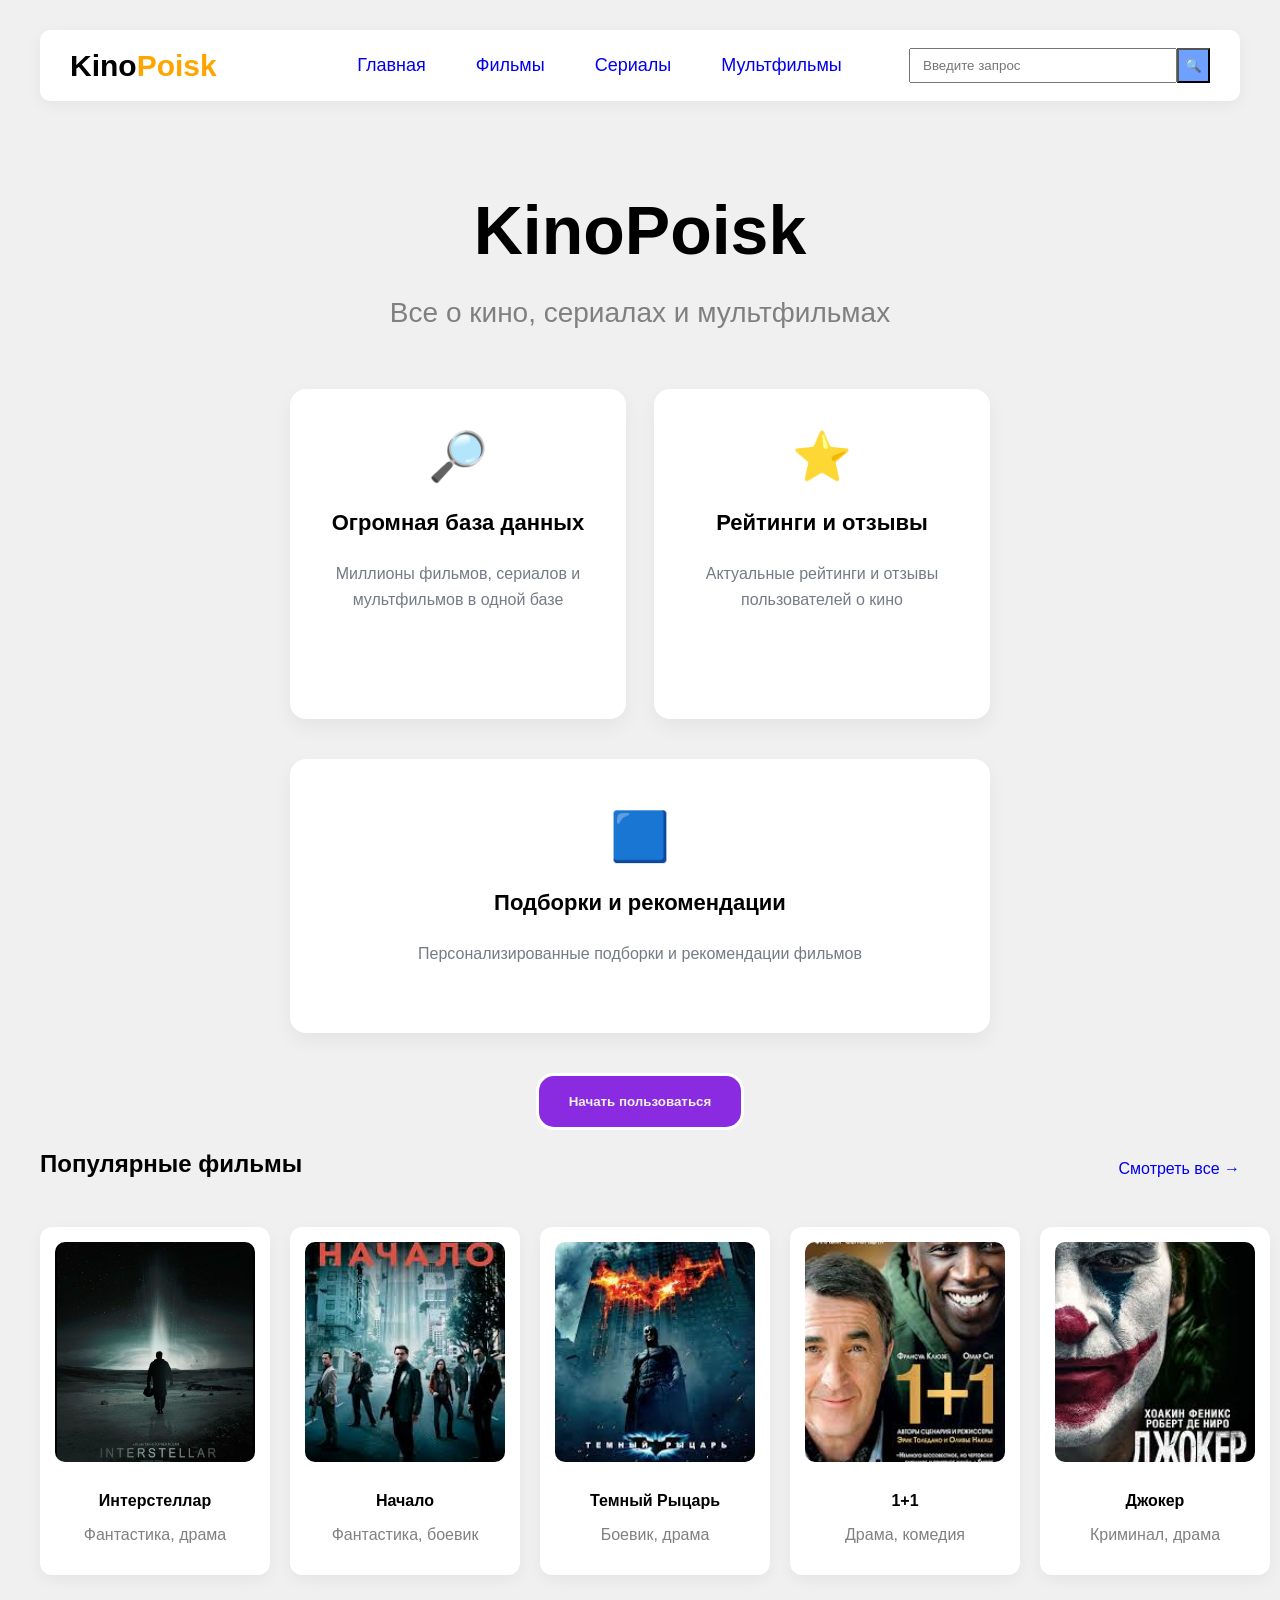
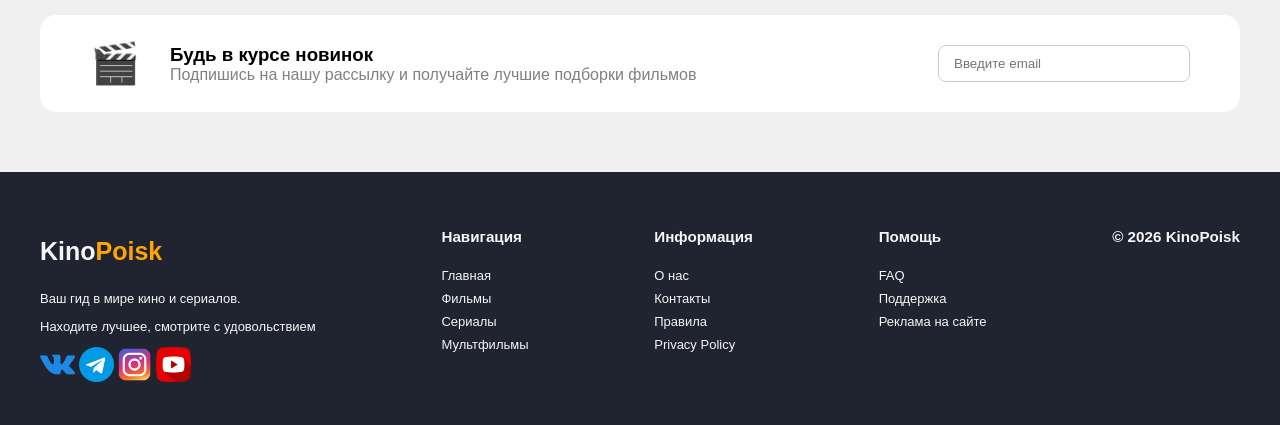
<file: index.html>
<!DOCTYPE html>
<html lang="en">
<head>
    <meta charset="UTF-8">
    <meta name="viewport" content="width=device-width, initial-scale=1.0">
    <title>Site for practice</title>
    <link rel="stylesheet" href="style.css">
 </head>

 <body>
<div class="container">
   <div class="header"> 
     <div class="navbar"> 
         <div class="header-logo">
            Kino<span>Poisk</span>
        </div>
        <div class="header-menu">
            <a href="#">Главная</a>
            <a href="Films.html">Фильмы</a>
            <a href="#">Сериалы</a>
            <a href="#">Мультфильмы</a>
        </div>

        <div class="input">
            <input type="text" class="search" placeholder="Введите запрос">
            <button class="searcher">🔍</button>
        </div>
      </div>
    </div>
    <div class="main">
        <div class="main-text">
            <h1>KinoPoisk</h1>
        </div>
        <div class="second-text">
            <p>Все о кино, сериалах и мультфильмах</p>
        </div>
    </div>
    <div class="content">
      <div class="card">
        <div class="card-row">
        <div class="shadow1">
            <div class="icon">🔎</div>
            <h2>Огромная база данных</h2>
            <p>Миллионы фильмов, сериалов и мультфильмов в одной базе</p>
        </div>
        <div class="shadow2">
            <div class="icon">⭐</div>
            <h2>Рейтинги и отзывы</h2>
            <p>Актуальные рейтинги и отзывы пользователей о кино</p>
        </div>
      </div>
      </div>

      <div class="width-card">
        <div class="width-row">
          <div class="width">
            <div class="width-icon">🟦</div>
            <h2>Подборки и рекомендации</h2>
            <p>Персонализированные подборки и рекомендации фильмов</p>
          </div>
        </div>
      </div>
    </div>
    <div class="button">
      <button class="btn"><span>Начать пользоваться</span></button>
    </div>

    <div class="pod-text">
      <h2> Популярные фильмы</h2>
      <div class="strelka"> 
      <a href="#">Смотреть все →</a>
      </div>
    </div>


    <div class="recommendation">
      <div class="cards">
    <div class="movie-card">
       <a href="#"><img src="img/interstellar.jpg">
       <h3>Интерстеллар</h3>
        <p>Фантастика, драма</p></a>
    </div>

    <div class="movie-card">
        <a href=""><img src="img/Nachalo.jpg">
        <h3>Начало</h3>
        <p>Фантастика, боевик</p></a>
    </div>

    <div class="movie-card">
        <a href=""><img src="img/Temniy.jpg">
        <h3>Темный Рыцарь</h3>
        <p>Боевик, драма</p></a>
    </div>

    <div class="movie-card">
        <a href=""><img src="img/1+1.jpg">
        <h3>1+1</h3>
        <p>Драма, комедия</p></a>
    </div>

    <div class="movie-card">
        <a href=""><img src="img/djoker.jpg">
        <h3>Джокер</h3>
        <p>Криминал, драма</p></a>
    </div>
    </div>
    </div>
      <div class="email">
        <div class="email-left">
          <div class="movie-icon">🎬</div> 
        <div class="email-text">
          <h3>Будь в курсе новинок</h3>
          <p>Подпишись на нашу рассылку и получайте лучшие подборки фильмов</p></div>
        </div>
        <input class="email-input" name="" id="" placeholder="Введите email">
      </div>
</div>
<footer class="footer">
  <div class="footer-container">
    <div class="footer-col">
      <h3>Kino<span>Poisk</span></h3>
      <p>Ваш гид в мире кино и сериалов.</p>
      <p>Находите лучшее, смотрите с удовольствием</p>
      <div class="footer-icon">
        <a href="#"><img src="img/free-icon-vk-733583.png" alt=""></a>
        <a href="#"><img src="img/free-icon-telegram-2111646.png" alt=""></a>
        <a href="https://www.instagram.com/niyazbekuly_/"><img src="img/free-icon-instagram-15713420.png" alt=""></a>
        <a href="#"><img src="img/free-icon-youtube-3938037.png" alt=""></a>
      </div>
    </div>
    <div class="footer-col1">
      <h3> Навигация</h3>
      <a href="#">Главная</a>
      <a href="#">Фильмы</a>
      <a href="#">Сериалы</a>
      <a href="#">Мультфильмы</a>
    </div>
        <div class="footer-col2">
      <h3>Информация</h3>
      <a href="#">О нас</a>
      <a href="#">Контакты</a>
      <a href="#">Правила</a>
      <a href="#">Privacy Policy</a>
    </div>
        <div class="footer-col3">
      <h3>Помощь</h3>
      <a href="#">FAQ</a>
      <a href="#">Поддержка</a>
      <a href="#">Реклама на сайте</a>
    </div>
        <div class="footer-col4">
      <h3>© 2026 KinoPoisk</h3>
    </div>
  </div>
</footer>
 </body>
</html>
</file>
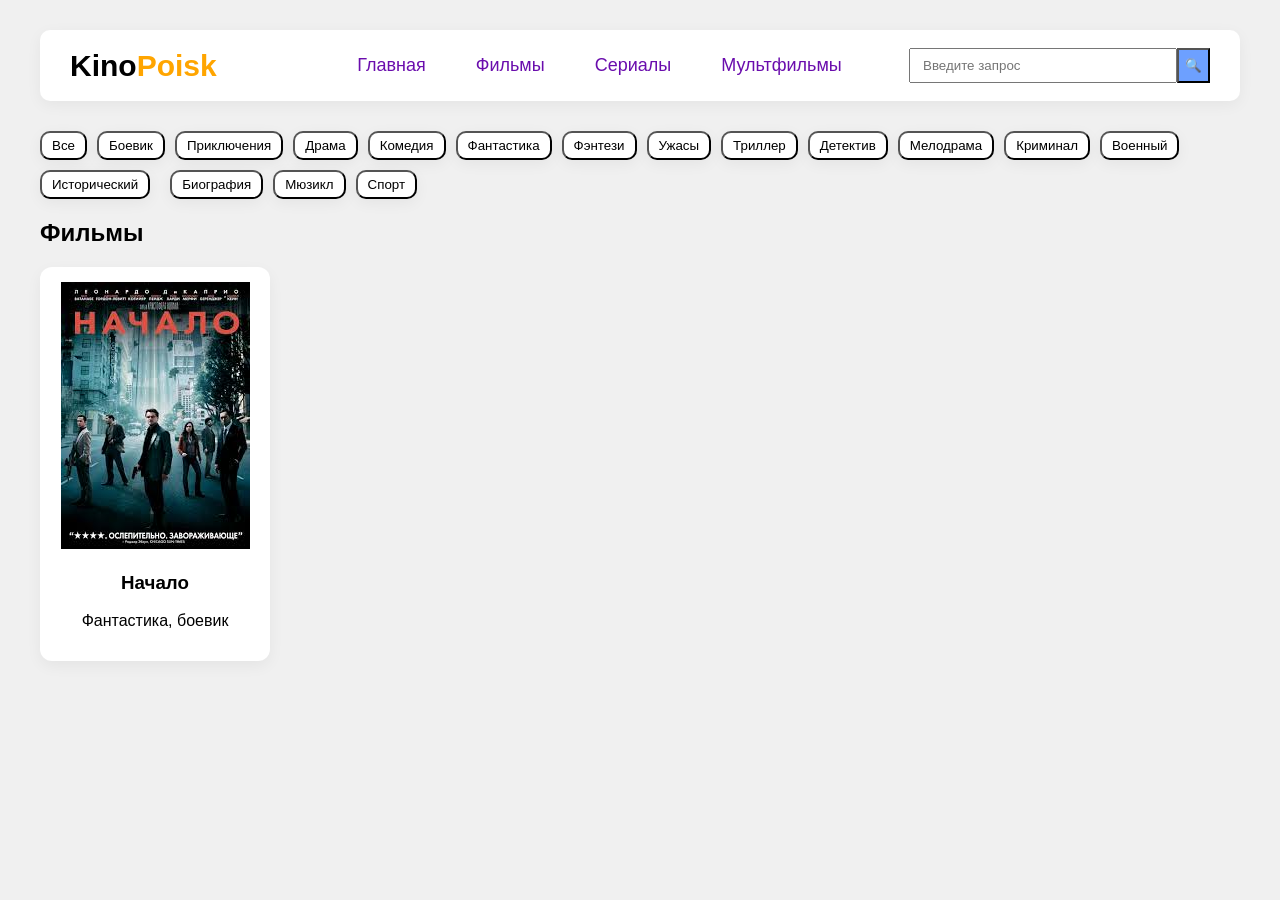
<file: Films.html>
<!DOCTYPE html>
<html lang="en">
<head>
    <meta charset="UTF-8">
    <meta name="viewport" content="width=device-width, initial-scale=1.0">
    <title>Site for practice</title>
    <link rel="stylesheet" href="films.css">
 </head>

 <body>
<div class="container">
   <div class="header"> 
     <div class="navbar"> 
         
        <div class="header-logo">
            Kino<span>Poisk</span>
        </div>

        <div class="header-menu">
            <a href="index.html">Главная</a>
            <a href="#">Фильмы</a>
            <a href="#">Сериалы</a>
            <a href="#">Мультфильмы</a>
        </div>

        <div class="input">
            <input type="text" class="search" placeholder="Введите запрос">
            <button class="searcher">🔍</button>
        </div>

     </div>
   </div>
   <div class="janr">
    <button>Все</button>
    <button>Боевик</button>
    <button>Приключения</button>
    <button>Драма</button>
    <button>Комедия</button>
    <button>Фантастика</button>
    <button>Фэнтези</button>
    <button>Ужасы</button>
    <button>Триллер</button>
    <button>Детектив</button>
    <button>Мелодрама</button>
    <button>Криминал</button>
    <button>Военный</button>
    <button>Исторический</button>
    <br>
    <button>Биография</button>
    <button>Мюзикл</button>
    <button>Спорт</button>
   </div>
   
<div class="main-films">
    <h2>Фильмы</h2>
    <div class="film-cards">
        <a href=""><img src="img/Nachalo.jpg">
        <h3>Начало</h3>
        <p>Фантастика, боевик</p></a>
    </div>
</div>

</div>    
 </body>
</file>
<file: style.css>
body {
    margin: 0;
    background-color: #f0f0f0;
    font-family: Arial, sans-serif;
}

.container {
    width: 1200px;
    max-width: 95%;
    margin: 30px auto 0;
    padding: 0 20px;
}
/*header-start*/
span {
    color: orange;
}

.navbar {
    background: white; /*Задает белый фон блоку*/
    border-radius: 10px;  /*Закругляет углы, 10пх = мягкие, современные углы*/
    padding: 18px 30px;  /*Внутренние отступы. 18пх - сверху и снизу, 30пх - слева и справа*/
    display: flex;  /*Включает флексбокс, все элементы внутри становятся в одну линию*/
    align-items: center;  /*Выравнивает элементы по вертикали*/
    justify-content: space-between;  /*Раскидывает элементы по горизотали*/
    box-shadow: 0 4px 15px rgba(0, 0, 0, 0.05);  /*Добавляет тень:
    0 - смещение по Х(влево/вправо)
    4пх - вниз
    15пх - размытие
    rgba(0,0,0,0.15) - цвет*/
}

.header-logo {
    font-size: 30px;
    font-weight: bold;
    min-width: 220px; /*Минимальная ширина элемента, элемент не станет уже, чем я указал*/
}

.header-menu {
    display: flex;
    justify-content: center;
    gap: 50px;
    flex: 1;
}

.header-menu a {
    font-size: 18px;
    text-decoration: none;
}

.input {
    min-width: 220px;
    display: flex;
    justify-content: flex-end;
}

.searcher{
    border-radius: 4px solid white;
    background-color: #6da0ff;
}

.search {
    padding: 8px 12px;
    width: 240px;
}
/*header-finished*/

/*Body main-start*/
.main{
    text-align: center;
    margin-top: 90px;
    margin-bottom: 60px;
}

.main-text h1{
    font-size: 68px;
    margin-bottom: 20px;
    
}

.second-text p{
    color: gray;
    font-size: 28px;
}

.card{
    margin-top: 40px;
    max-width: 700px;
    margin: 40px auto;
}

.card-row{
    display: flex;
    gap: 28px;

}

.shadow1{
    flex: 1;
    background: white;
    border-radius: 16px;
    padding: 40px 30px;
    text-align: center;
    box-shadow: 0 8px 20px rgba(0, 0, 0, 0.05);
    min-height: 250px;
}

.shadow2{
    flex: 1;
    background: white;
    border-radius: 16px;
    padding: 40px 30px;
    text-align: center;
    box-shadow: 0 8px 20px rgba(0, 0, 0, 0.05);
    min-height: 250px;
}

.icon{
    font-size: 48px;
    color: #6da0ff;
    margin-bottom: 25px;
}

.shadow1 h2{
    font-size: 22px;
    margin-bottom: 25px;
}

.shadow2 h2{
    font-size: 22px;
    margin-bottom: 25px;
}

.shadow1 p{
    color: #757b86;
    font-size: 16px;
    line-height: 1.6;
}

.shadow2 p{
    color: #757b86;
    font-size: 16px;
    line-height: 1.6;
}

.width-card{
    margin-top: 40px;
    max-width: 700px;
    margin: 40px auto;
}

.width{
    background: white;
    border-radius: 16px;
    padding: 50px 30px;
    text-align: center;
    box-shadow: 0 8px 20px rgba(0, 0, 0, 0.05);

    margin-top: 20px;
}

.width-icon{
    font-size: 48px;
    color: #6da0ff;
    margin-bottom: 25px;
}

.width h2{
    font-size: 22px;
    margin-bottom: 25px;
}

.width p {
    color: #757b86;
    font-size: 16px;
    line-height: 1.6;
}

.btn{
    padding: 18px 30px;
    background-color:blueviolet;
    border-radius: 18px;
    border: solid white;
    display: block; /* Поставил блок кнопки по середине сайта*/
    margin: 0 auto; /* Поставил блок кнопки по середине сайта*/
}

.btn span{
    color: #f0f0f0;
    font-weight: bold;
}

.pod-text{
    display: flex;
    justify-content: space-between;
}

.strelka{
    margin-top: 30px;
    text-decoration: none;

}

.strelka a{
    text-decoration: none;
}

.cards{
    display: grid; /*элементы внутри будут располагаться как таблица / сетка лучше подходит для карточек, чем flex*/
    grid-template-columns: repeat(5, 1fr); /*repeat(5, ...) → сделать 5 колонок, 1fr → каждая колонка занимает равн*/
    gap: 20px;
    margin-top: 30px;
}
.movie-card {
    background: white;
    border-radius: 12px;
    padding: 15px;
    text-align: center;
    box-shadow: 0 5px 15px rgba(0,0,0,0.05);
    transition: 0.3s;
    width: 200px;
 }

.movie-card:hover {
    transform: translateY(-5px);
}

.movie-card img {
    width: 100%;
    border-radius: 10px;
    margin-bottom: 10px;
}

.movie-card h3 {
    font-size: 16px;
    margin-bottom: 5px;
    color: black;
        text-decoration: none;

}

.movie-card p {
    color: gray;
        text-decoration: none;

}

.movie-card img {
    width: 100%;
    height: 220px;
    object-fit: cover;
}

.movie-card a{
    text-decoration: none;
}

.email{
    background: white;
    border-radius: 16px;
    padding: 25px 50px;
    margin-top: 40px;

    display: flex;
    align-items: center;
    justify-content: space-between;
 }

 .email-left {
    display: flex;
    align-items: center;
    gap: 30px;
}

.movie-icon{
    font-size: 40px;
}

.email-text{
    display: flex;
    flex-direction: column; /* ВАЖНО */
}

.email-left h3 {
    margin: 0;
}

.email-left p {
    margin: 0;
    color: gray;
}

.email-input{
    padding: 10px 15px;
    border-radius: 8px;
    border: 1px solid #ccc;
    width: 220px;
}

.footer{
    background: #1f2430;
    color: whitesmoke;
    margin-top: 60px;
    padding: 40px 0;
    width: 100%;
    font-size: 13px
}

.footer-container{
    max-width: 1200px;
    margin: 0 auto;
    padding: 0 20px;
    display: flex;
    justify-content: space-between;
    flex-wrap: wrap; /* чтобы не ломалось на маленьком экране */
    gap: 40px;
}

.footer-col h3{
    font-size: 25px;
}

.footer-icon img{
    width: 35px;
    height: 35px;
}

.footer-container a{
    text-decoration: none;
    font-size: 13px;
    color: whitesmoke;
}

.footer-col1{
    display: flex;
    flex-direction: column;
    gap: 8px;
}

.footer-col2{
    display: flex;
    flex-direction: column;
    gap: 8px;
}

.footer-col3{
    display: flex;
    flex-direction: column;
    gap: 8px;
}

.footer-col4{
    display: flex;
    flex-direction: column;
    gap: 8px;
}
</file>
<file: films.css>
body {
    margin: 0;
    background-color: #f0f0f0;
    font-family: Arial, sans-serif;
}

.container {
    width: 1200px;
    max-width: 95%;
    margin: 30px auto 0;
    padding: 0 20px;
}
/*header-start*/
span {
    color: orange;
}

.navbar {
    background: white; /*Задает белый фон блоку*/
    border-radius: 10px;  /*Закругляет углы, 10пх = мягкие, современные углы*/
    padding: 18px 30px;  /*Внутренние отступы. 18пх - сверху и снизу, 30пх - слева и справа*/
    display: flex;  /*Включает флексбокс, все элементы внутри становятся в одну линию*/
    align-items: center;  /*Выравнивает элементы по вертикали*/
    justify-content: space-between;  /*Раскидывает элементы по горизотали*/
    box-shadow: 0 4px 15px rgba(0, 0, 0, 0.05);  /*Добавляет тень:
    0 - смещение по Х(влево/вправо)
    4пх - вниз
    15пх - размытие
    rgba(0,0,0,0.15) - цвет*/
}

.header-logo {
    font-size: 30px;
    font-weight: bold;
    min-width: 220px; /*Минимальная ширина элемента, элемент не станет уже, чем я указал*/
}

.header-menu {
    display: flex;
    justify-content: center;
    gap: 50px;
    flex: 1;
}

.header-menu a {
    font-size: 18px;
    text-decoration: none;
    color:#6a0dad;
}

.input {
    min-width: 220px;
    display: flex;
    justify-content: flex-end;
}

.searcher{
    border-radius: 4px solid white;
    background-color: #6da0ff;
}

.search {
    padding: 8px 12px;
    width: 240px;
}

.janr{
    display: flex;
    margin-top: 30px;
    gap: 10px;
    flex-wrap: wrap
}

.janr button{
    background: white; /*Задает белый фон блоку*/
    border-radius: 10px;  /*Закругляет углы, 10пх = мягкие, современные углы*/
    padding: 5px 10px;  /*Внутренние отступы. 18пх - сверху и снизу, 30пх - слева и справа*/
    display: flex;  /*Включает флексбокс, все элементы внутри становятся в одну линию*/
    align-items: center;  /*Выравнивает элементы по вертикали*/
    justify-content: space-between;  /*Раскидывает элементы по горизотали*/
    box-shadow: 0 4px 15px rgba(0, 0, 0, 0.05);
    border-color: black;
    cursor: pointer;
}

.main-films h2{
    margin
}

.film-cards{
    background: white;
    border-radius: 12px;
    padding: 15px;
    text-align: center;
    box-shadow: 0 5px 15px rgba(0,0,0,0.05);
    transition: 0.3s;
    width: 200px;
}

.film-cards a{
    text-decoration: none;
    color: black;
}
</file>
